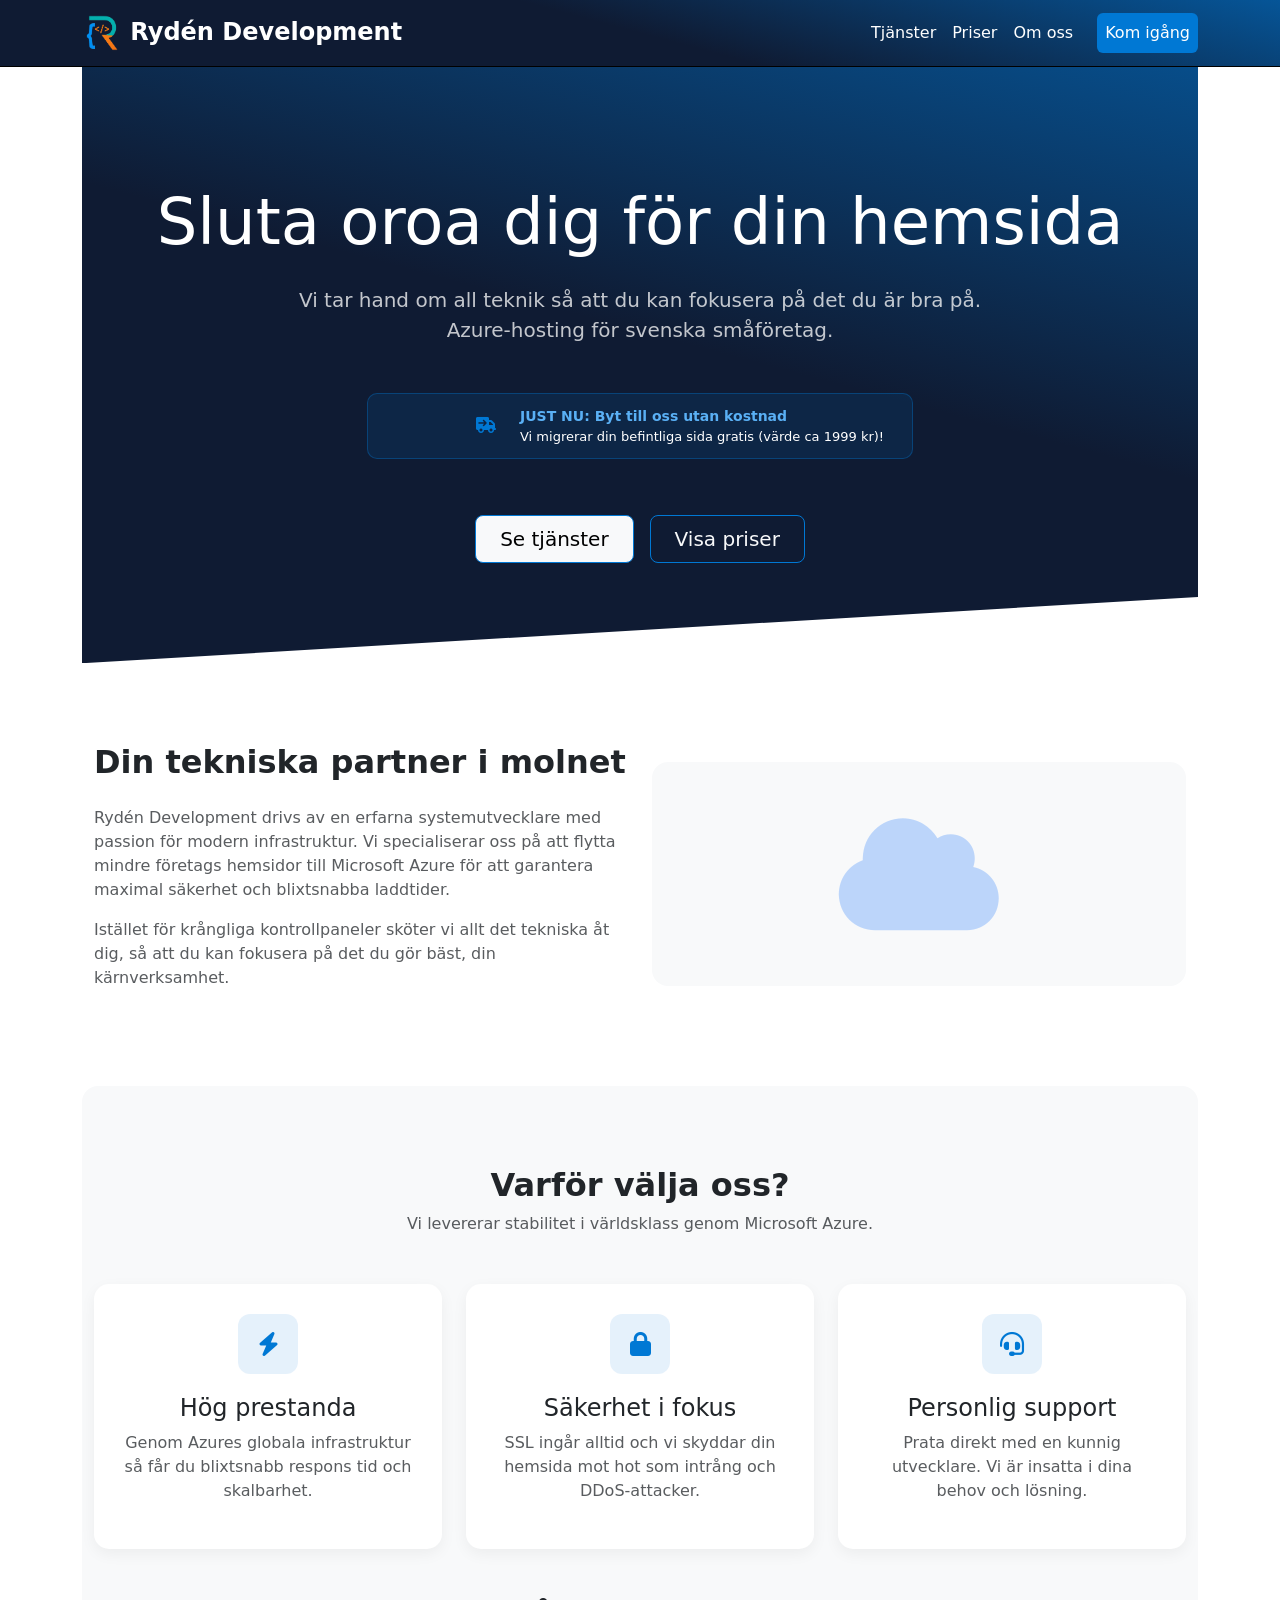
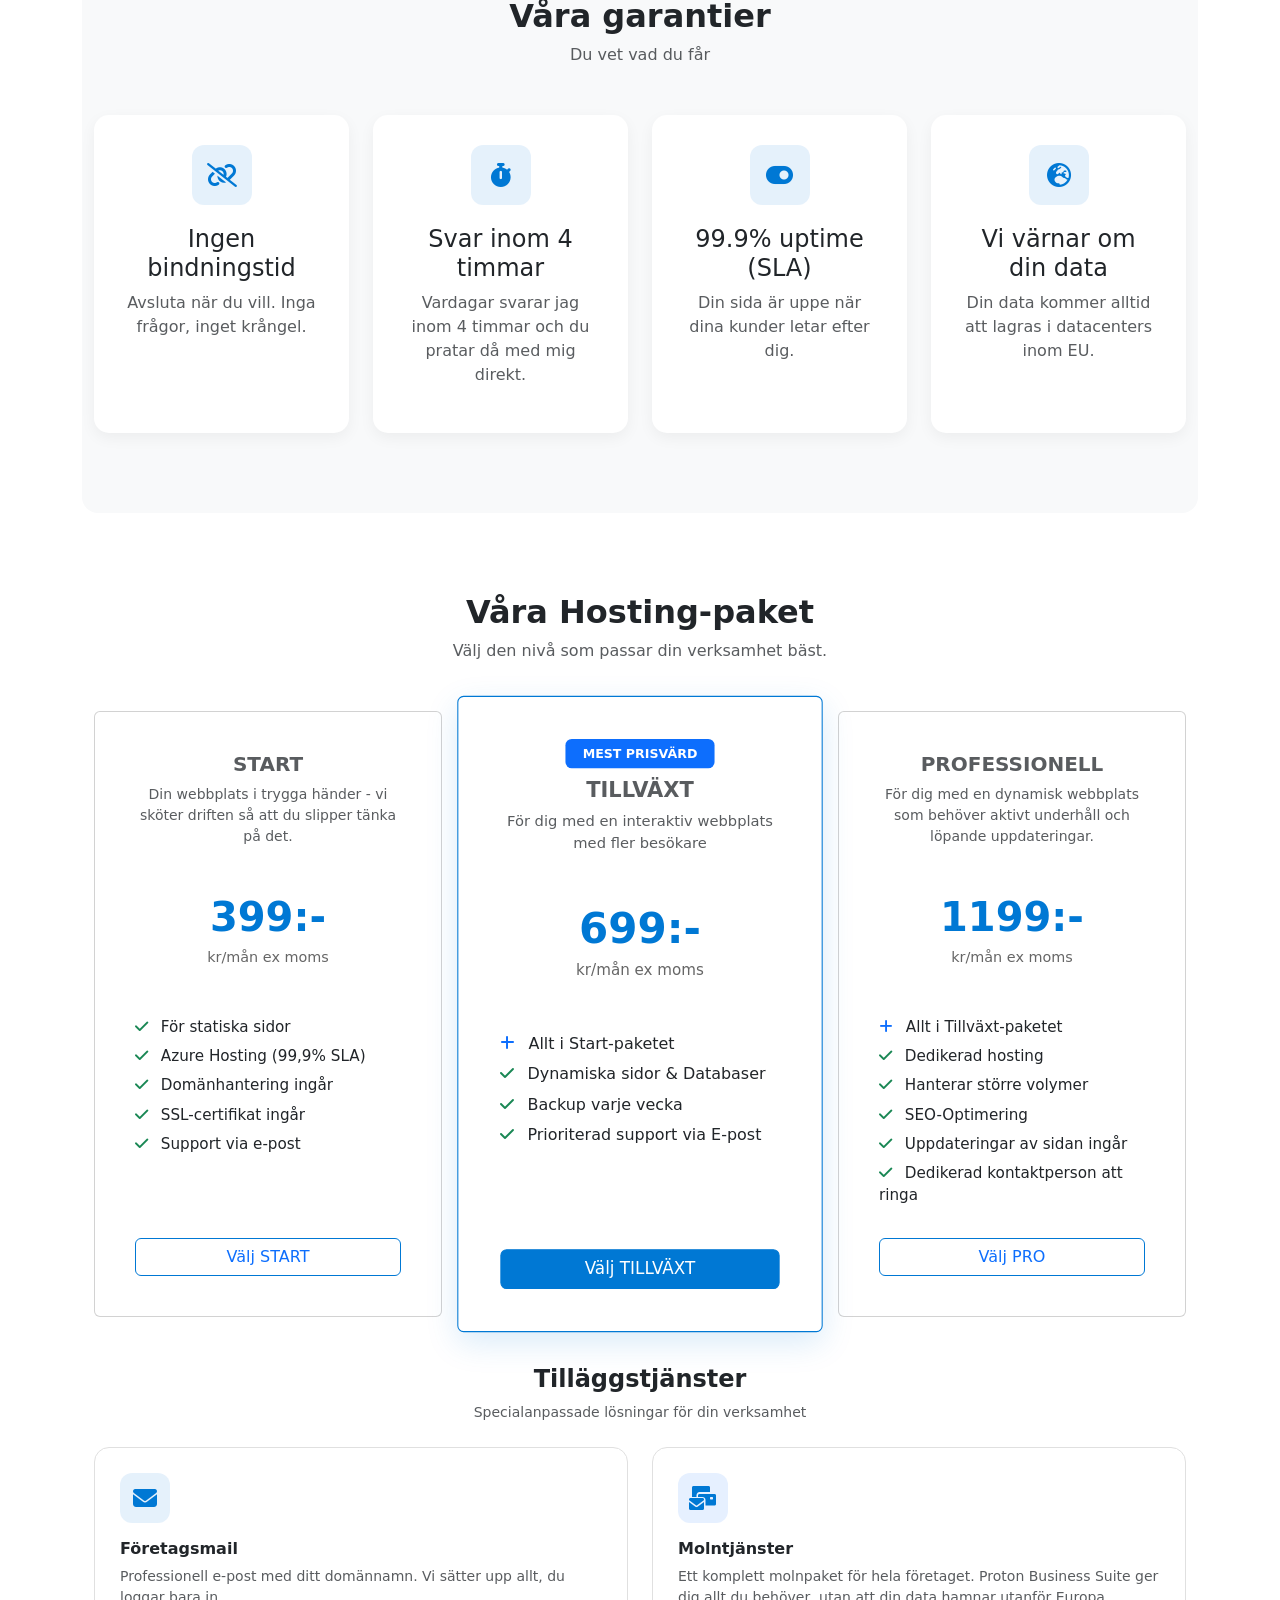
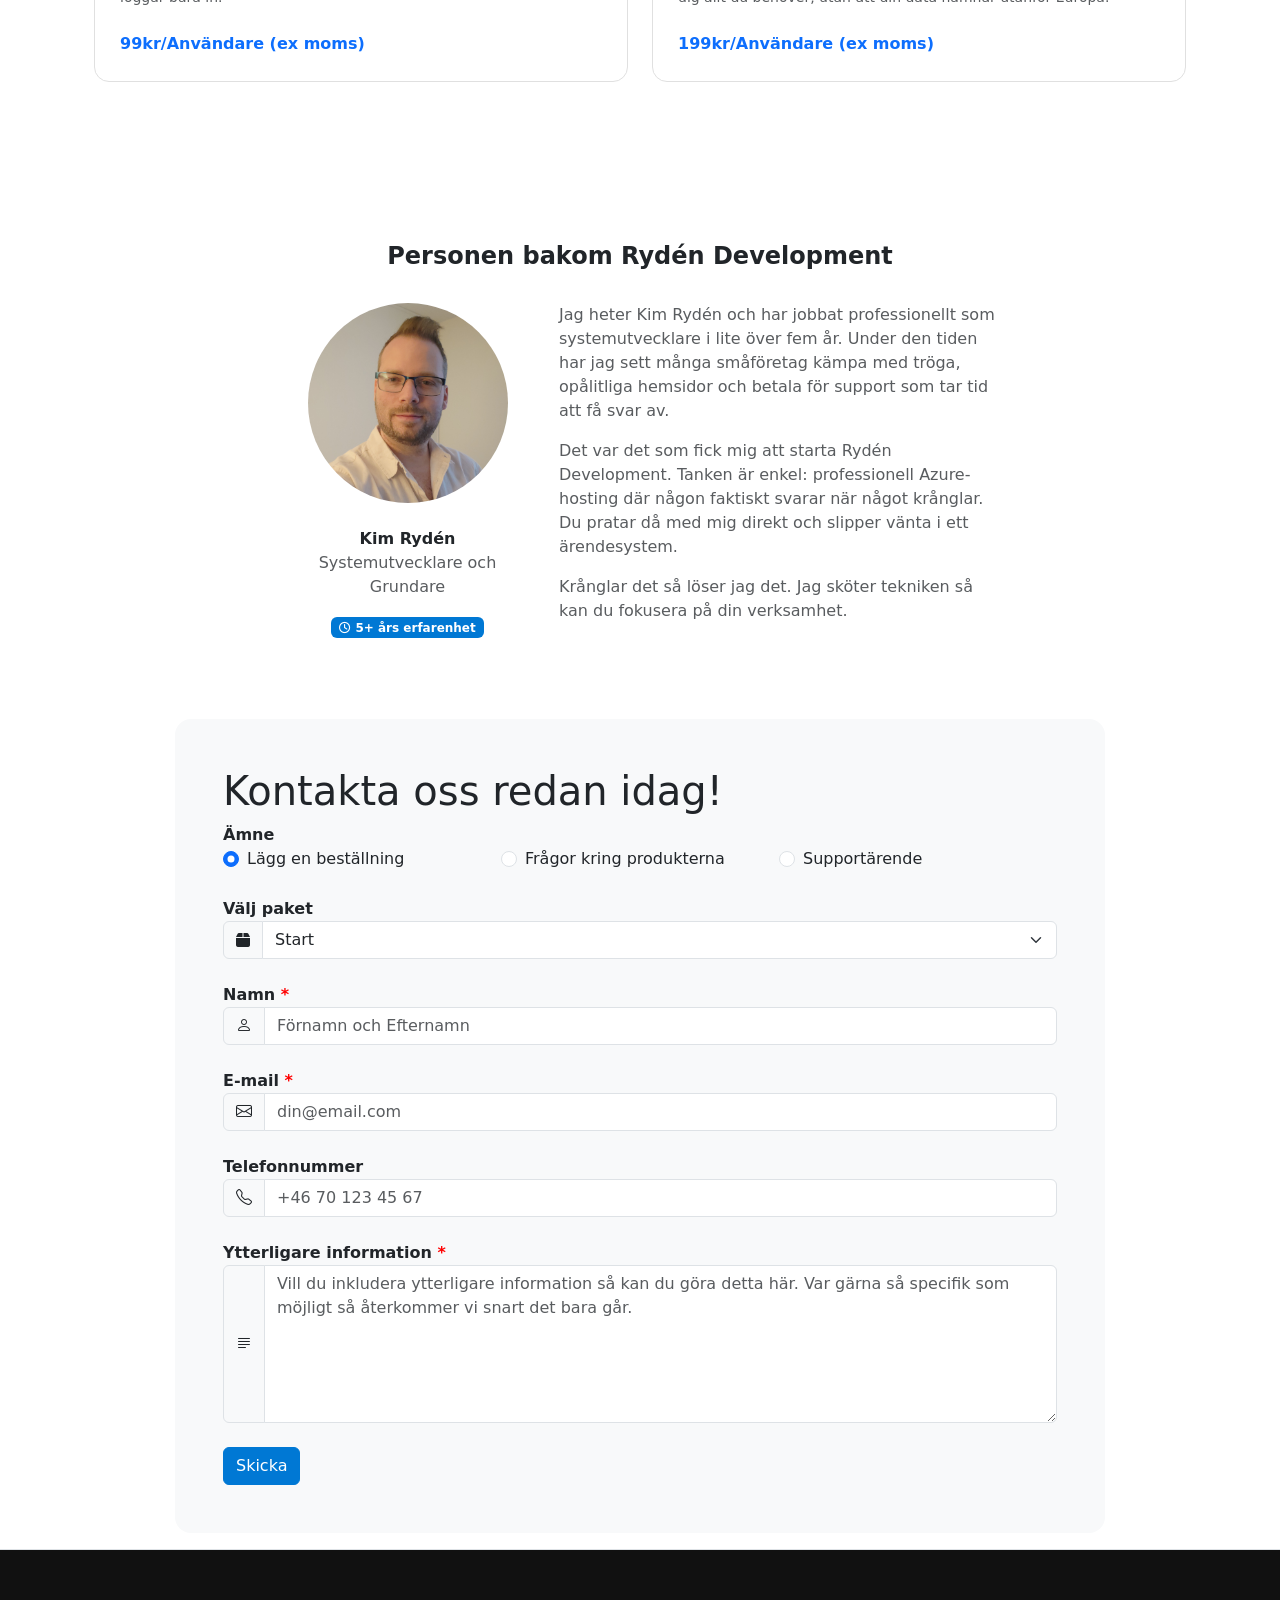
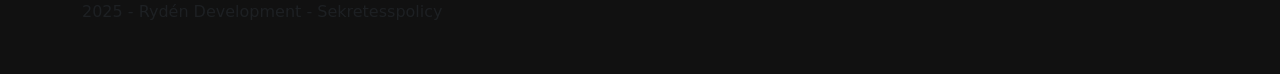
<file: index.html>
<!DOCTYPE html>
<html lang="en">
    <body>
        <head>
            <meta charset="UTF-8">
            <meta name="viewport" content="width=device-width, initial-scale=1, shrink-to-fit=no">
            <title>Rydén Development - Professionell Azure Hosting</title>
            <script type="importmap"></script>
            <!-- Site.css -->
            <link rel="stylesheet" href="./css/site.css"/>
            <!-- Bootstrap CSS -->
            <link href="https://cdn.jsdelivr.net/npm/bootstrap@5.3.8/dist/css/bootstrap.min.css" rel="stylesheet" integrity="sha384-sRIl4kxILFvY47J16cr9ZwB07vP4J8+LH7qKQnuqkuIAvNWLzeN8tE5YBujZqJLB" crossorigin="anonymous">
            <link rel="stylesheet" href="https://cdn.jsdelivr.net/npm/bootstrap-icons@1.13.1/font/bootstrap-icons.min.css">
            <!-- Font Awesome for Icons -->
            <link rel="stylesheet" href="https://cdnjs.cloudflare.com/ajax/libs/font-awesome/6.4.0/css/all.min.css" crossorigin="anonymous">
            <!-- Google Fonts -->
            <link href="https://fonts.googleapis.com/css2?family=Inter:wght@400;600;800&display=swap" rel="stylesheet">
        </head>
        <!-- Google tag (gtag.js) -->
        <script async src="https://www.googletagmanager.com/gtag/js?id=G-NKSZ7G55Q1"></script>
        <script>
            window.dataLayer = window.dataLayer || [];
            function gtag(){dataLayer.push(arguments);}
            gtag('js', new Date());
            gtag('config', 'G-NKSZ7G55Q1');
        </script>
        <header class="sticky-top">
            <nav class="navbar navbar-expand-lg navbar-light fixed-top">
                <div class="container">
                    <a class="navbar-brand" href="/">
                        <img src="img/ryden-dev-logo-transparent.png" alt="Company Logo"> Rydén Development
                    </a>
                    <button class="navbar-toggler" type="button" data-bs-toggle="collapse" data-bs-target="#navbarNav">
                        <span class="navbar-toggler-icon"></span>
                    </button>
                    <div class="collapse navbar-collapse" id="navbarNav">
                        <ul class="navbar-nav ms-auto">
                            <li class="nav-item"><a class="nav-link" href="#tjanster">Tjänster</a></li>
                            <li class="nav-item"><a class="nav-link" href="#priser">Priser</a></li>
                            <li class="nav-item"><a class="nav-link" href="#om">Om oss</a></li>
                            <li class="nav-item"><a class="nav-link btn btn-primary btn-azure ms-lg-3" href="#kontakt">Kom igång</a></li>
                        </ul>
                    </div>
                </div>
            </nav>
        </header>
        
        <div class="container">
            <main role="main" class="pb-3">
                <!-- Hero Section -->
                <div class="hero-section">
                    <div class="container text-center pt-4">
                        <h1 class="display-3 fw-800 mb-4">Sluta oroa dig för din hemsida</h1>
                        <p class="lead mb-5 opacity-75">Vi tar hand om all teknik så att du kan fokusera på det du är bra på. <br/>Azure-hosting för svenska småföretag.</p>
                        <div class="offer-card offset-3 col-lg-6">
                            <div class="row align-items-center">
                                <div class="col-lg-1 offset-2">
                                    <i class="fa-solid fa-truck-arrow-right" style="color: #0078d4"></i>
                                </div>
                                <div class="col-lg-9 offer-card-text align-content-start">
                                    <strong>JUST NU: Byt till oss utan kostnad</strong> <br/>
                                    Vi migrerar din befintliga sida gratis (värde ca 1999 kr)!
                                </div>
                            </div>
                        </div>
                        <br/>
                        <div class="d-flex justify-content-center gap-3">
                            <a href="#tjanster" class="btn btn-light btn-lg px-4">Se tjänster</a>
                            <a href="#priser" class="btn btn-outline-light btn-lg px-4">Visa priser</a>
                        </div>
                    </div>
                </div>
        
                <!-- Om företaget -->
                <section class="section-padding">
                    <div class="container">
                        <div class="row align-items-center">
                            <div class="col-lg-6">
                                <h2 class="fw-bold mb-4">Din tekniska partner i molnet</h2>
                                <p class="text-muted">Rydén Development drivs av en erfarna systemutvecklare med passion för modern infrastruktur. Vi specialiserar oss på att flytta mindre företags hemsidor till Microsoft Azure för att garantera maximal säkerhet och blixtsnabba laddtider.</p>
                                <p class="text-muted">Istället för krångliga kontrollpaneler sköter vi allt det tekniska åt dig, så att du kan fokusera på det du gör bäst, din kärnverksamhet.</p>
                            </div>
                            <div class="col-lg-6 text-center">
                                <div class="p-5 bg-light rounded-4">
                                    <i class="fa-solid fa-cloud fa-5xl text-primary opacity-25" style="font-size: 8rem;"></i>
                                </div>
                            </div>
                        </div>
                    </div>
                </section>
        
                <!-- Tjänster -->
                <div id="tjanster" class="anchor"></div>
                <section class="section-padding bg-light rounded-4">
                    <div class="container">
                        <div class="text-center mb-5">
                            <h2 class="fw-bold">Varför välja oss?</h2>
                            <p class="text-muted">Vi levererar stabilitet i världsklass genom Microsoft Azure.</p>
                        </div>
                        <div class="row g-4 text-center">
                            <div class="col-md-4">
                                <div class="service-card">
                                    <div class="icon-box mx-auto"><i class="fa-solid fa-bolt"></i></div>
                                    <h4>Hög prestanda</h4>
                                    <p class="text-muted">Genom Azures globala infrastruktur så får du blixtsnabb respons tid och skalbarhet.</p>
                                </div>
                            </div>
                            <div class="col-md-4">
                                <div class="service-card">
                                    <div class="icon-box mx-auto"><i class="fa-solid fa-lock"></i></div>
                                    <h4>Säkerhet i fokus</h4>
                                    <p class="text-muted">SSL ingår alltid och vi skyddar din hemsida mot hot som intrång och DDoS-attacker.</p>
                                </div>
                            </div>
                            <div class="col-md-4">
                                <div class="service-card">
                                    <div class="icon-box mx-auto"><i class="fa-solid fa-headset"></i></div>
                                    <h4>Personlig support</h4>
                                    <p class="text-muted">Prata direkt med en kunnig utvecklare. Vi är insatta i dina behov och lösning.</p>
                                </div>
                            </div>
                        </div>
                        <br/>
                        <br/>
                        <div class="text-center mb-5">
                            <h2 class="fw-bold">Våra garantier</h2>
                            <p class="text-muted">Du vet vad du får</p>
                        </div>
                        <div class="row g-4 text-center">
                            <div class="col-md-3">
                                <div class="service-card">
                                    <div class="icon-box mx-auto"><i class="fa-solid fa-link-slash"></i></div>
                                    <h4>Ingen bindningstid</h4>
                                    <p class="text-muted">Avsluta när du vill. Inga frågor, inget krångel.</p>
                                </div>
                            </div>
                            <div class="col-md-3">
                                <div class="service-card">
                                    <div class="icon-box mx-auto"><i class="fa-solid fa-stopwatch"></i></div>
                                    <h4>Svar inom 4 timmar</h4>
                                    <p class="text-muted">Vardagar svarar jag inom 4 timmar och du pratar då med mig direkt.</p>
                                </div>
                            </div>
                            <div class="col-md-3">
                                <div class="service-card">
                                    <div class="icon-box mx-auto"><i class="fa-solid fa-toggle-on"></i></div>
                                    <h4>99.9% uptime (SLA)</h4>
                                    <p class="text-muted">Din sida är uppe när dina kunder letar efter dig.</p>
                                </div>
                            </div>
                            <div class="col-md-3">
                                <div class="service-card">
                                    <div class="icon-box mx-auto"><i class="fa-solid fa-earth-europe"></i></div>
                                    <h4>Vi värnar om din data</h4>
                                    <p class="text-muted">Din data kommer alltid att lagras i datacenters inom EU.</p>
                                </div>
                            </div>
                        </div>
                    </div>
                </section>
        
                <!-- Prissättning -->
                <div id="priser" class="anchor"></div>
                <section class="section-padding">
                    <div class="container">
                        <div class="text-center mb-5">
                            <h2 class="fw-bold">Våra Hosting-paket</h2>
                            <p class="text-muted">Välj den nivå som passar din verksamhet bäst.</p>
                        </div>
                        <div class="row g-4 justify-content-center">
        
                            <!-- Startpaket -->
                            <div class="col-md-4">
                                <div class="card pricing-card h-100 p-4 text-center">
                                    <div class="card-body d-flex flex-column">
                                        <h5 class="text-uppercase text-muted fw-bold">Start</h5>
                                        <p class="small text-muted">Din webbplats i trygga händer - vi sköter driften så att du slipper tänka på det.</p>
                                        <div class="my-4">
                                            <span class="price-tag">399:-</span>
                                            <div class="price-moms">kr/mån ex moms</div>
                                        </div>
                                        <ul class="list-unstyled my-4 text-start flex-grow-1 pricing-list">
                                            <li class="mb-2"><i class="fa-solid fa-check text-success me-2"></i> För statiska sidor</li>
                                            <li class="mb-2"><i class="fa-solid fa-check text-success me-2"></i> Azure Hosting (99,9% SLA)</li>
                                            <li class="mb-2"><i class="fa-solid fa-check text-success me-2"></i> Domänhantering ingår</li>
                                            <li class="mb-2"><i class="fa-solid fa-check text-success me-2"></i> SSL-certifikat ingår</li>
                                            <li class="mb-2"><i class="fa-solid fa-check text-success me-2"></i> Support via e-post</li>
                                        </ul>
                                        <a href="#kontakt" class="btn btn-outline-primary w-100 mt-auto select-product" data-product="Start">Välj START</a>
                                    </div>
                                </div>
                            </div>
        
                            <!-- Medelpaket -->
                            <div class="col-md-4">
                                <div class="card pricing-card featured h-100 p-4 text-center">
                                    <div class="card-body d-flex flex-column">
                                        <div class="mb-2"><span class="badge bg-primary px-3 py-2">MEST PRISVÄRD</span></div>
                                        <h5 class="text-uppercase text-muted fw-bold">Tillväxt</h5>
                                        <p class="small text-muted">För dig med en interaktiv webbplats med fler besökare</p>
                                        <div class="my-4">
                                            <span class="price-tag">699:-</span>
                                            <div class="price-moms">kr/mån ex moms</div>
                                        </div>
                                        <ul class="list-unstyled my-4 text-start flex-grow-1 pricing-list">
                                            <li class="mb-2"><i class="fa-solid fa-plus text-primary me-2"></i> Allt i Start-paketet</li>
                                            <li class="mb-2"><i class="fa-solid fa-check text-success me-2"></i> Dynamiska sidor & Databaser</li>
                                            <li class="mb-2"><i class="fa-solid fa-check text-success me-2"></i> Backup varje vecka</li>
                                            <li class="mb-2"><i class="fa-solid fa-check text-success me-2"></i> Prioriterad support via E-post</li>
                                        </ul>
                                        <a href="#kontakt" class="btn btn-primary btn-azure w-100 mt-auto select-product" data-product="Tillväxt">Välj TILLVÄXT</a>
                                    </div>
                                </div>
                            </div>
        
                            <!-- Större företag -->
                            <div class="col-md-4">
                                <div class="card pricing-card h-100 p-4 text-center">
                                    <div class="card-body d-flex flex-column">
                                        <h5 class="text-uppercase text-muted fw-bold">Professionell</h5>
                                        <p class="small text-muted">För dig med en dynamisk webbplats som behöver aktivt underhåll och löpande uppdateringar.</p>
                                        <div class="my-4">
                                            <span class="price-tag">1199:-</span>
                                            <div class="price-moms">kr/mån ex moms</div>
                                        </div>
                                        <ul class="list-unstyled my-4 text-start flex-grow-1 pricing-list">
                                            <li class="mb-2"><i class="fa-solid fa-plus text-primary me-2"></i> Allt i Tillväxt-paketet</li>
                                            <li class="mb-2"><i class="fa-solid fa-check text-success me-2"></i> Dedikerad hosting</li>
                                            <li class="mb-2"><i class="fa-solid fa-check text-success me-2"></i> Hanterar större volymer</li>
                                            <li class="mb-2"><i class="fa-solid fa-check text-success me-2"></i> SEO-Optimering</li>
                                            <li class="mb-2"><i class="fa-solid fa-check text-success me-2"></i> Uppdateringar av sidan ingår</li>
                                            <li class="mb-2"><i class="fa-solid fa-check text-success me-2"></i> Dedikerad kontaktperson att ringa</li>
                                        </ul>
                                        <a href="#kontakt" class="btn btn-outline-primary w-100 mt-auto select-product" data-product="Professionell">Välj PRO</a>
                                    </div>
                                </div>
                            </div>
                        </div>
        
                        <!-- TILLÄGGSTJÄNSTER -->
                        <div class="mt-5">
                            <div class="text-center mb-4">
                                <h4 class="fw-bold">Tilläggstjänster</h4>
                                <p class="text-muted small">Specialanpassade lösningar för din verksamhet</p>
                            </div>
                            <div class="row g-4">
                                <!-- Addon 1: Email and Calendar -->
                                <div class="col-md-6">
                                    <div class="addon-card d-flex flex-column">
                                        <div class="icon-box mb-3" style="width: 50px; height: 50px;">
                                            <i class="fa-solid fa-envelope"></i>
                                        </div>
                                        <h6 class="fw-bold">Företagsmail</h6>
                                        <p class="small text-muted flex-grow-1">Professionell e-post med ditt domännamn. Vi sätter upp allt, du loggar bara in.</p>
                                        <span class="fw-bold text-primary mt-2">99kr/Användare (ex moms)</span>
                                    </div>
                                </div>
                                <!-- Addon 2: Cloud Services -->
                                <div class="col-md-6">
                                    <div class="addon-card d-flex flex-column">
                                        <div class="icon-box mb-3" style="width: 50px; height: 50px; background-color: rgba(13, 110, 253, 0.1);">
                                            <i class="fa-solid fa-envelopes-bulk"></i>
                                        </div>
                                        <h6 class="fw-bold">Molntjänster</h6>
                                        <p class="small text-muted flex-grow-1">Ett komplett molnpaket för hela företaget. Proton Business Suite ger dig allt du behöver, utan att din data hamnar utanför Europa.</p>
                                        <span class="fw-bold text-primary mt-2">199kr/Användare (ex moms)</span>
                                    </div>
                                </div>
                                <!-- Addon 2: Cloud Services
                                <div class="col-md-4">
                                    <div class="addon-card d-flex flex-column">
                                        <div class="icon-box mb-3" style="width: 50px; height: 50px; background-color: rgba(13, 110, 253, 0.1);">
                                            <i class="fa-solid fa-code"></i>
                                        </div>
                                        <h6 class="fw-bold">Ny Hemsida från grunden</h6>
                                        <p class="small text-muted flex-grow-1">Passa på att fräscha upp din sida med en ny design, där nya uppdateringar ingår som håller den aktuell och levande.</p>
                                        <span class="fw-bold text-primary mt-2">999kr/mån (12 månader bindningstid, ex moms)</span>
                                    </div>
                                </div>-->
                            </div>
                        </div>
                    </div>
                </section>
        
                <!-- Om mig -->
                <div id="om" class="anchor"></div>
                <section class="section-padding">
                    <div class="container">
                        <div class="row align-items-center">
                            <div class="text-center mb-4">
                                <h4 class="fw-bold">Personen bakom Rydén Development</h4>
                            </div>
                            <div class="col-lg-3 offset-2 text-center">
                                <img class="profile-img" src="img/profile.jpg" alt="Profilbild Kim Rydén"/><br/><br/>
                                <strong>Kim Rydén</strong>
                                <p class="text-muted">Systemutvecklare och Grundare</p>
                                <div class="badge"><i class="fa-regular fa-clock"></i> 5+ års erfarenhet</div>
                            </div>
                            <div class="col-lg-5">
                                <p class="text-muted">Jag heter Kim Rydén och har jobbat professionellt som systemutvecklare i lite över fem år. Under den tiden har jag sett många småföretag kämpa med tröga, opålitliga hemsidor och betala för support som tar tid att få svar av.</p>
                                <p class="text-muted">Det var det som fick mig att starta Rydén Development. Tanken är enkel: professionell Azure-hosting där någon faktiskt svarar när något krånglar. Du pratar då med mig direkt och slipper vänta i ett ärendesystem.</p>
                                <p class="text-muted">Krånglar det så löser jag det. Jag sköter tekniken så kan du fokusera på din verksamhet.</p>
                            </div>
                        </div>
                    </div>
                </section>
        
                <!-- Kontakt -->
                <div id="kontakt" class="anchor"></div>
                <section class="offset-1 col-lg-10 bg-light rounded-4 p-5">
                    <div class="justify-content-center text-center">
                        <div class="info-card" style="text-align: left;">
                            <h1>Kontakta oss redan idag!</h1>
                            <form action="https://formsubmit.co/722182412e0abb61e6def7a50300577f" method="POST">
                                <label for="subject"><b>Ämne</b></label>
                                <div id="subject" class="row" style="margin: 0">
                                    <div class="col-md-4 form-check">
                                        <input class="form-check-input" type="radio" name="ContactType" id="radio-services" value="Services" checked>
                                        <label class="form-check-label" for="radio-services">
                                            Lägg en beställning
                                        </label>
                                    </div>
                                    <div class="col-md-4 form-check">
                                        <input class="form-check-input" type="radio" name="ContactType" id="radio-availability" value="Availability">
                                        <label class="form-check-label" for="radio-availability">
                                            Frågor kring produkterna
                                        </label>
                                    </div>
                                    <div class="col-md-4 form-check">
                                        <input class="form-check-input" type="radio" name="ContactType" id="radio-pricing" value="Pricing">
                                        <label class="form-check-label" for="radio-pricing">
                                            Supportärende
                                        </label>
                                    </div>
                                </div>
        
                                <div id="product-selection-container">
                                    <br/>
                                    <label for="ProductName"><b>Välj paket</b></label>
                                    <div class="input-group">
                                        <span class="input-group-text">
                                            <i class="fa-solid fa-box"></i>
                                        </span>
                                        <select class="form-select" id="ProductName" name="ProductName">
                                            <option value="Start" selected>Start</option>
                                            <option value="Tillväxt">Tillväxt</option>
                                            <option value="Professionell">Professionell</option>
                                        </select>
                                    </div>
                                </div>
        
                                <br/>
                                <label for="Name"><b>Namn <span class="required-form-text">*</span></b></label>
                                <div class="input-group">
                                    <span class="input-group-text">
                                        <span class="bi bi-person"></span>
                                    </span>
                                    <input type="text" class="form-control" id="Name" name="name" placeholder="Förnamn och Efternamn" value="" required>
                                </div>
                                <br/>
                                <label for="Email"><b>E-mail <span class="required-form-text">*</span></b></label>
                                <div class="input-group">
                                    <span class="input-group-text">
                                        <span class="bi bi-envelope"></span>
                                    </span>
                                    <input type="email" class="form-control" id="Email" name="email" placeholder="din@email.com" value="" required>
                                </div>
                                <br/>
                                <label for="PhoneNumber"><b>Telefonnummer</b></label>
                                <div class="input-group">
                                    <span class="input-group-text">
                                        <span class="bi bi-telephone"></span>
                                    </span>
                                    <input type="tel" class="form-control" id="PhoneNumber" name="PhoneNumber" placeholder="+46 70 123 45 67" value="">
                                </div>
                                <br/>
                                <label for="Message"><b>Ytterligare information <span class="required-form-text">*</span></b></label>
                                <div class="input-group">
                                    <span class="input-group-text">
                                        <span class="bi bi-justify-left"></span>
                                    </span>
                                    <textarea class="form-control" id="Message" name="Message" rows="6" placeholder="Vill du inkludera ytterligare information så kan du göra detta här. Var gärna så specifik som möjligt så återkommer vi snart det bara går."></textarea>
                                </div>
                                <br/>
                                <div class="row">
                                    <div class="col-lg-3 col-md-4 col-sm-12">
                                        <button type="submit" class="btn btn-primary">Skicka</button>
                                        <input type="hidden" name="_url" value="https://www.ryden.dev">
                                    </div>
                                </div>
                            </form>
                        </div>
                    </div>
        
                </section>
            </main>
        </div>
        
        <footer class="border-top footer text-muted">
            <div class="container">
                2025 - Rydén Development - Sekretesspolicy
            </div>
        </footer>
        <script src="https://code.jquery.com/jquery-3.2.1.slim.min.js" integrity="sha384-KJ3o2DKtIkvYIK3UENzmM7KCkRr/rE9/Qpg6aAZGJwFDMVNA/GpGFF93hXpG5KkN" crossorigin="anonymous"></script>
        <script src="https://cdn.jsdelivr.net/npm/bootstrap@5.3.8/dist/js/bootstrap.bundle.min.js" integrity="sha384-FKyoEForCGlyvwx9Hj09JcYn3nv7wiPVlz7YYwJrWVcXK/BmnVDxM+D2scQbITxI" crossorigin="anonymous"></script>
        <script src="https://cdn.jsdelivr.net/npm/popper.js@1.12.9/dist/umd/popper.min.js" integrity="sha384-ApNbgh9B+Y1QKtv3Rn7W3mgPxhU9K/ScQsAP7hUibX39j7fakFPskvXusvfa0b4Q" crossorigin="anonymous"></script>
        <script src="./js/site.js"></script>
    </body>
</html>
</file>
<file: css/site.css>
:root {
    --azure-blue: #0078d4;
    --dark-blue: #0f1b33;
    --light-bg: #f8f9ff;
    --promo-orange: #ff8c00dd;
}

body {
    font-family: 'Inter', sans-serif;
    color: #333;
    scroll-behavior: smooth;
}

.text-primary {
    color: var(--azure-blue) !important;
}

.btn {
    background-color: white;
    border-color: var(--azure-blue) !important;
}

.btn-primary {
    background-color: var(--azure-blue) !important;
    color: white;
}

.badge {
    background-color: var(--azure-blue) !important;
}

.navbar {
    background: linear-gradient(15deg, var(--dark-blue) 50%, var(--azure-blue) 130%);
    backdrop-filter: blur(10px);
    border-bottom: 1px solid #000;
    z-index: 1050;

    .nav-link {
        color: white;
    }

    .navbar-brand {
        font-weight: bold;
        font-size: x-large;
        color: white;

        img {
            max-height: 40px;
        }
    }
}

.anchor {
    display: block;
    position: relative;
    top: -80px;
    visibility: hidden;
}

.hero-section {
    background: linear-gradient(15deg, var(--dark-blue) 50%, var(--azure-blue) 130%);
    color: white;
    padding: 160px 0 100px 0;
    clip-path: polygon(0 0, 100% 0, 100% 90%, 0% 100%);
}

.promo-banner {
    background: var(--promo-orange);
    color: white;
    padding: 15px 0;
    font-weight: 600;
    text-align: center;
    box-shadow: 0 4px 10px rgba(0,0,0,0.1);
    z-index: 1040;
}

.section-padding {
    padding: 80px 0;
}

.service-card {
    border: none;
    border-radius: 15px;
    transition: transform 0.3s ease, box-shadow 0.3s ease;
    background: white;
    height: 100%;
    padding: 30px;
    box-shadow: 0 5px 15px rgba(0,0,0,0.05);
}

.service-card:hover {
    transform: translateY(-10px);
    box-shadow: 0 15px 30px rgba(0,0,0,0.1);
}

.icon-box {
    width: 60px;
    height: 60px;
    background: rgba(0, 120, 212, 0.1);
    color: var(--azure-blue);
    border-radius: 12px;
    display: flex;
    align-items: center;
    justify-content: center;
    font-size: 24px;
    margin-bottom: 20px;
}

.offer-card {
    background: rgba(0,120,212,0.12);
    border: 0.5px solid rgba(0,120,212,0.35);
    border-radius: 10px;
    align-items: center;
    gap: 10px;
    padding: 12px 20px;
    margin-bottom: 2rem;

    .offer-card-text {
        font-size: 13px;
        color: #fff;
        text-align: left;

        strong {
            color: #5ab0f5;
            font-size: 14px;
            margin-bottom: 2px;
        }
    }
}

.pricing-card {
    border: 2px solid #eee;
    border-radius: 20px;
    overflow: hidden;
    transition: all 0.3s ease;
    background: white;
}

.pricing-card.featured {
    border-color: var(--azure-blue);
    transform: scale(1.05);
    z-index: 1;
    box-shadow: 0 10px 30px rgba(0, 120, 212, 0.15);
}

.addon-card {
    border: 1px solid #e0e0e0;
    border-radius: 15px;
    padding: 25px;
    transition: all 0.2s ease;
    background: #fff;
    height: 100%;
}

.addon-card:hover {
    border-color: var(--azure-blue);
    background: #f0f7ff;
    transform: translateY(-5px);
}

.btn-azure {
    background-color: var(--azure-blue);
    color: white;
    border-radius: 8px;
    padding: 12px 30px;
    font-weight: 600;
    border: none;
}

.btn-azure:hover {
    background-color: var(--dark-blue);
    color: white;
}

#contact-placeholder {
    background: #fff;
    border: 2px dashed #0078d4;
    border-radius: 15px;
    padding: 60px;
    text-align: center;
    color: #666;
}

footer {
    background: #111;
    color: white;
    padding: 50px 0;
}

.price-tag {
    font-size: 2.5rem;
    font-weight: 800;
    color: var(--azure-blue);
}

.price-moms {
    font-size: 0.9rem;
    color: #666;
    font-weight: 400;
}

.pricing-list li {
    font-size: 0.95rem;
    line-height: 1.4;
}

.profile-img {
    width: 200px;
    height: 200px;
    border-radius: 100px;
}

.required-form-text {
    color: red;
}
</file>
